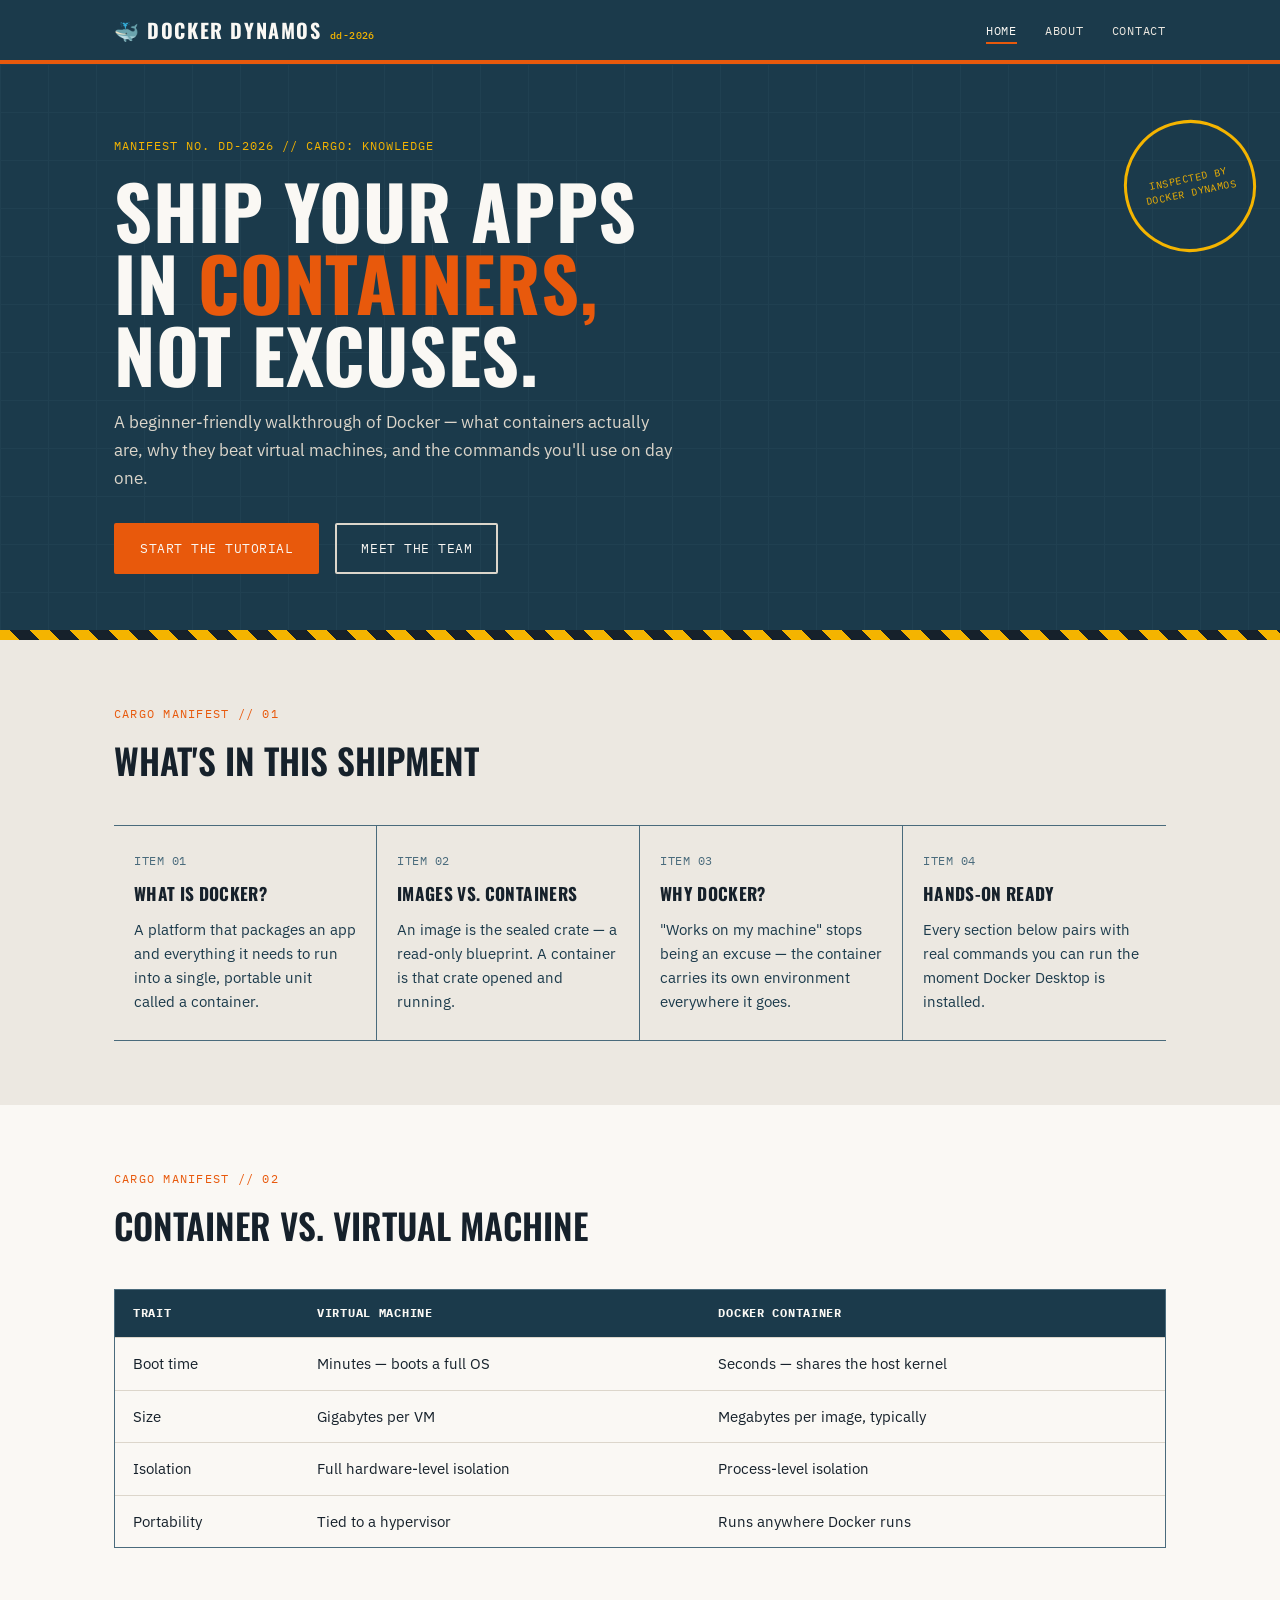
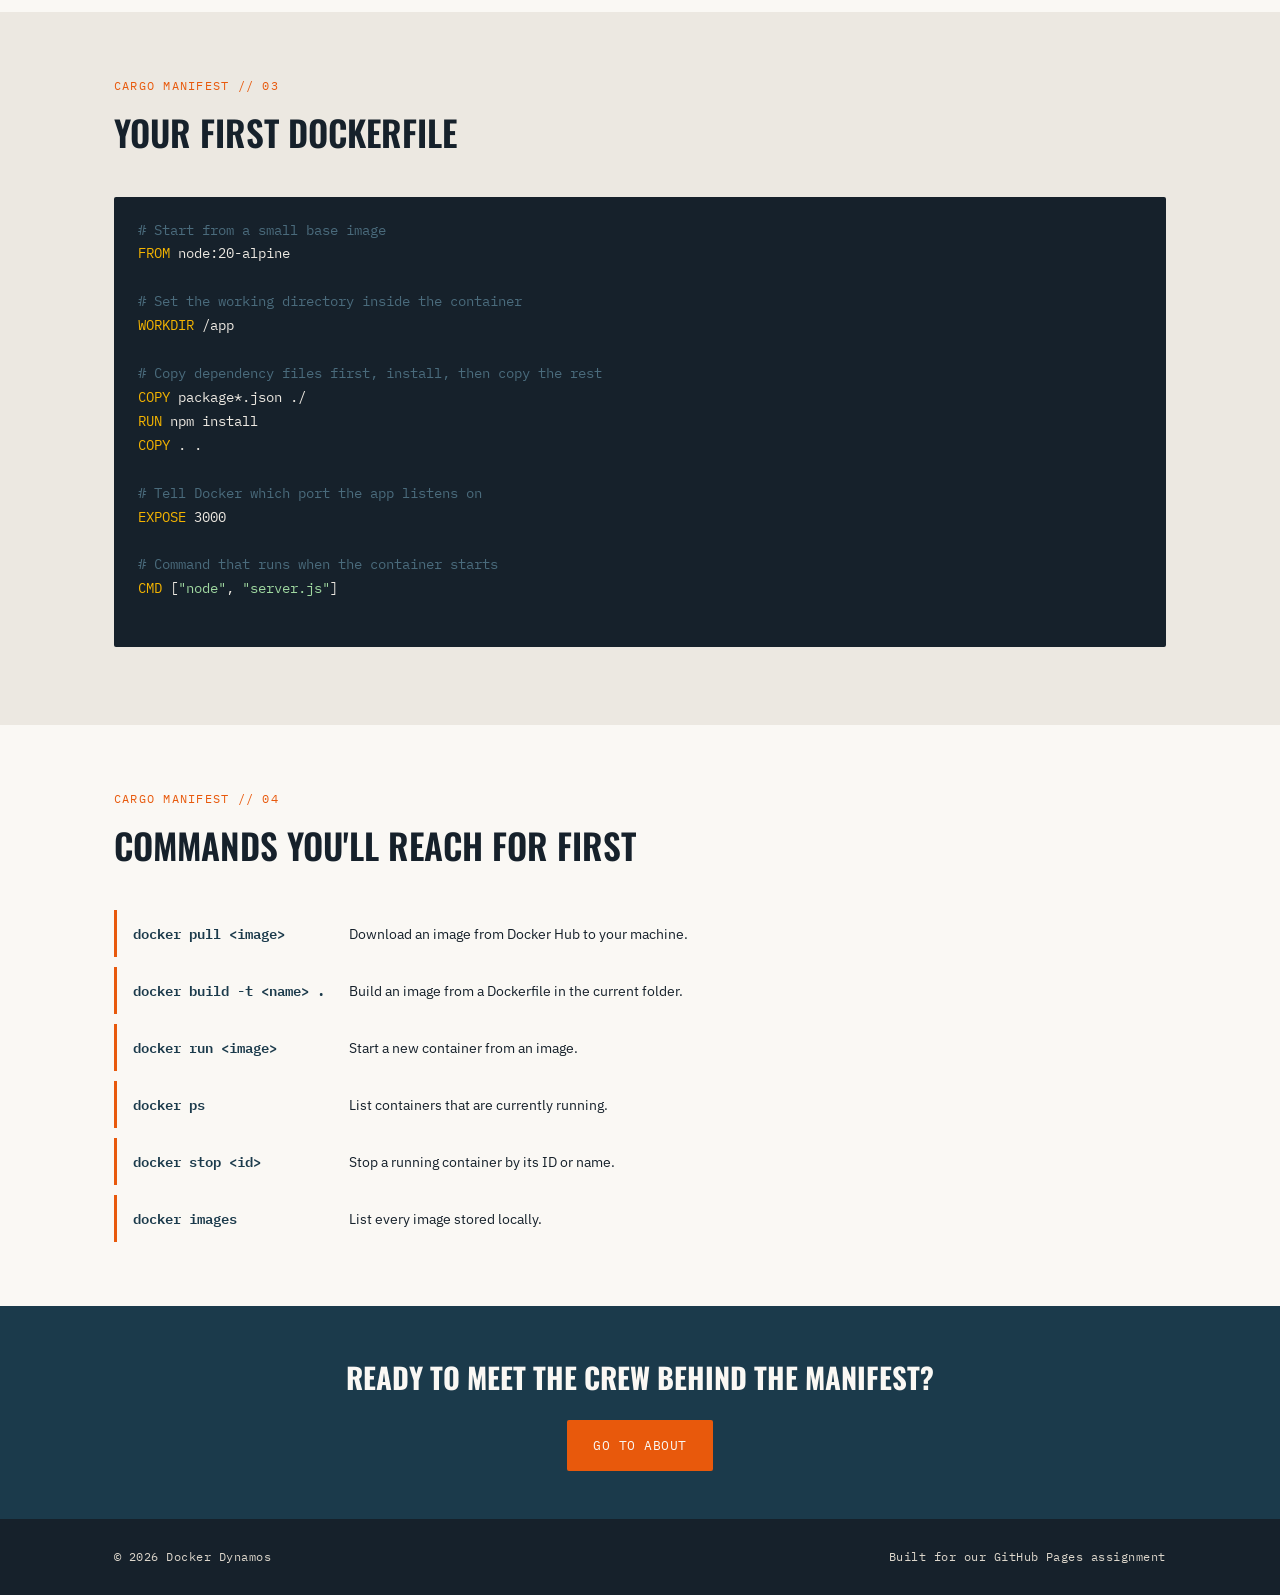
<file: index.html>
<!DOCTYPE html>
<html lang="en">
<head>
<meta charset="UTF-8">
<meta name="viewport" content="width=device-width, initial-scale=1.0">
<title>Docker Dynamos — Containerize Your World</title>
<meta name="description" content="A beginner-friendly Docker tutorial hub built by Team Docker Dynamos.">
<link rel="stylesheet" href="style.css">
</head>
<body>

<nav class="placard-nav">
  <div class="container">
    <a href="index.html" class="brand">🐳 Docker Dynamos <small>dd-2026</small></a>
    <ul>
      <li><a class="nav-link" href="index.html" aria-current="page">Home</a></li>
      <li><a class="nav-link" href="about.html">About</a></li>
      <li><a class="nav-link" href="contact.html">Contact</a></li>
    </ul>
  </div>
</nav>
<main>
<header class="manifest-hero">
  <div class="stamp"><span>Inspected by<br>Docker Dynamos</span></div>
  <div class="container">
    <p class="manifest-id">Manifest No. DD-2026 // Cargo: Knowledge</p>
    <h1>Ship your apps<br>in <span>containers,</span><br>not excuses.</h1>
    <p class="lede">A beginner-friendly walkthrough of Docker — what containers actually are, why they beat virtual machines, and the commands you'll use on day one.</p>
    <div class="hero-actions">
      <a href="#start" class="btn btn-primary">Start the tutorial</a>
      <a href="about.html" class="btn btn-ghost">Meet the team</a>
    </div>
  </div>
</header>

<div class="hazard" role="presentation"></div>

<section class="manifest-section" id="start">
  <div class="container">
    <p class="section-label">Cargo Manifest // 01</p>
    <h2 class="section-title">What's in this shipment</h2>
    <div class="cargo-grid">
      <div class="cargo-item">
        <span class="cargo-tag">ITEM 01</span>
        <h3>What is Docker?</h3>
        <p>A platform that packages an app and everything it needs to run into a single, portable unit called a container.</p>
      </div>
      <div class="cargo-item">
        <span class="cargo-tag">ITEM 02</span>
        <h3>Images vs. Containers</h3>
        <p>An image is the sealed crate — a read-only blueprint. A container is that crate opened and running.</p>
      </div>
      <div class="cargo-item">
        <span class="cargo-tag">ITEM 03</span>
        <h3>Why Docker?</h3>
        <p>"Works on my machine" stops being an excuse — the container carries its own environment everywhere it goes.</p>
      </div>
      <div class="cargo-item">
        <span class="cargo-tag">ITEM 04</span>
        <h3>Hands-on ready</h3>
        <p>Every section below pairs with real commands you can run the moment Docker Desktop is installed.</p>
      </div>
    </div>
  </div>
</section>

<section class="manifest-section" style="background: var(--white);">
  <div class="container">
    <p class="section-label">Cargo Manifest // 02</p>
    <h2 class="section-title">Container vs. virtual machine</h2>
    <div class="compare-wrap">
      <table class="compare">
        <thead>
          <tr>
            <th>Trait</th>
            <th>Virtual Machine</th>
            <th>Docker Container</th>
          </tr>
        </thead>
        <tbody>
          <tr>
            <td>Boot time</td>
            <td>Minutes — boots a full OS</td>
            <td>Seconds — shares the host kernel</td>
          </tr>
          <tr>
            <td>Size</td>
            <td>Gigabytes per VM</td>
            <td>Megabytes per image, typically</td>
          </tr>
          <tr>
            <td>Isolation</td>
            <td>Full hardware-level isolation</td>
            <td>Process-level isolation</td>
          </tr>
          <tr>
            <td>Portability</td>
            <td>Tied to a hypervisor</td>
            <td>Runs anywhere Docker runs</td>
          </tr>
        </tbody>
      </table>
    </div>
  </div>
</section>

<section class="manifest-section">
  <div class="container">
    <p class="section-label">Cargo Manifest // 03</p>
    <h2 class="section-title">Your first Dockerfile</h2>
    <pre class="dock-code"><span class="comment"># Start from a small base image</span>
<span class="cmd">FROM</span> node:20-alpine

<span class="comment"># Set the working directory inside the container</span>
<span class="cmd">WORKDIR</span> /app

<span class="comment"># Copy dependency files first, install, then copy the rest</span>
<span class="cmd">COPY</span> package*.json ./
<span class="cmd">RUN</span> npm install
<span class="cmd">COPY</span> . .

<span class="comment"># Tell Docker which port the app listens on</span>
<span class="cmd">EXPOSE</span> 3000

<span class="comment"># Command that runs when the container starts</span>
<span class="cmd">CMD</span> [<span class="str">"node"</span>, <span class="str">"server.js"</span>]
    </pre>
  </div>
</section>

<section class="manifest-section" style="background: var(--white);">
  <div class="container">
    <p class="section-label">Cargo Manifest // 04</p>
    <h2 class="section-title">Commands you'll reach for first</h2>
    <ul class="cheat-list">
      <li><code>docker pull &lt;image&gt;</code><span>Download an image from Docker Hub to your machine.</span></li>
      <li><code>docker build -t &lt;name&gt; .</code><span>Build an image from a Dockerfile in the current folder.</span></li>
      <li><code>docker run &lt;image&gt;</code><span>Start a new container from an image.</span></li>
      <li><code>docker ps</code><span>List containers that are currently running.</span></li>
      <li><code>docker stop &lt;id&gt;</code><span>Stop a running container by its ID or name.</span></li>
      <li><code>docker images</code><span>List every image stored locally.</span></li>
    </ul>
  </div>
</section>
</main>

<div class="cta-band">
  <div class="container">
    <h2>Ready to meet the crew behind the manifest?</h2>
    <a href="about.html" class="btn btn-primary">Go to About</a>
  </div>
</div>

<footer class="dock-footer">
  <div class="container">
    <span>&copy; 2026 Docker Dynamos</span>
    <span>Built for our GitHub Pages assignment</span>
  </div>
</footer>

</body>
</html>
</file>
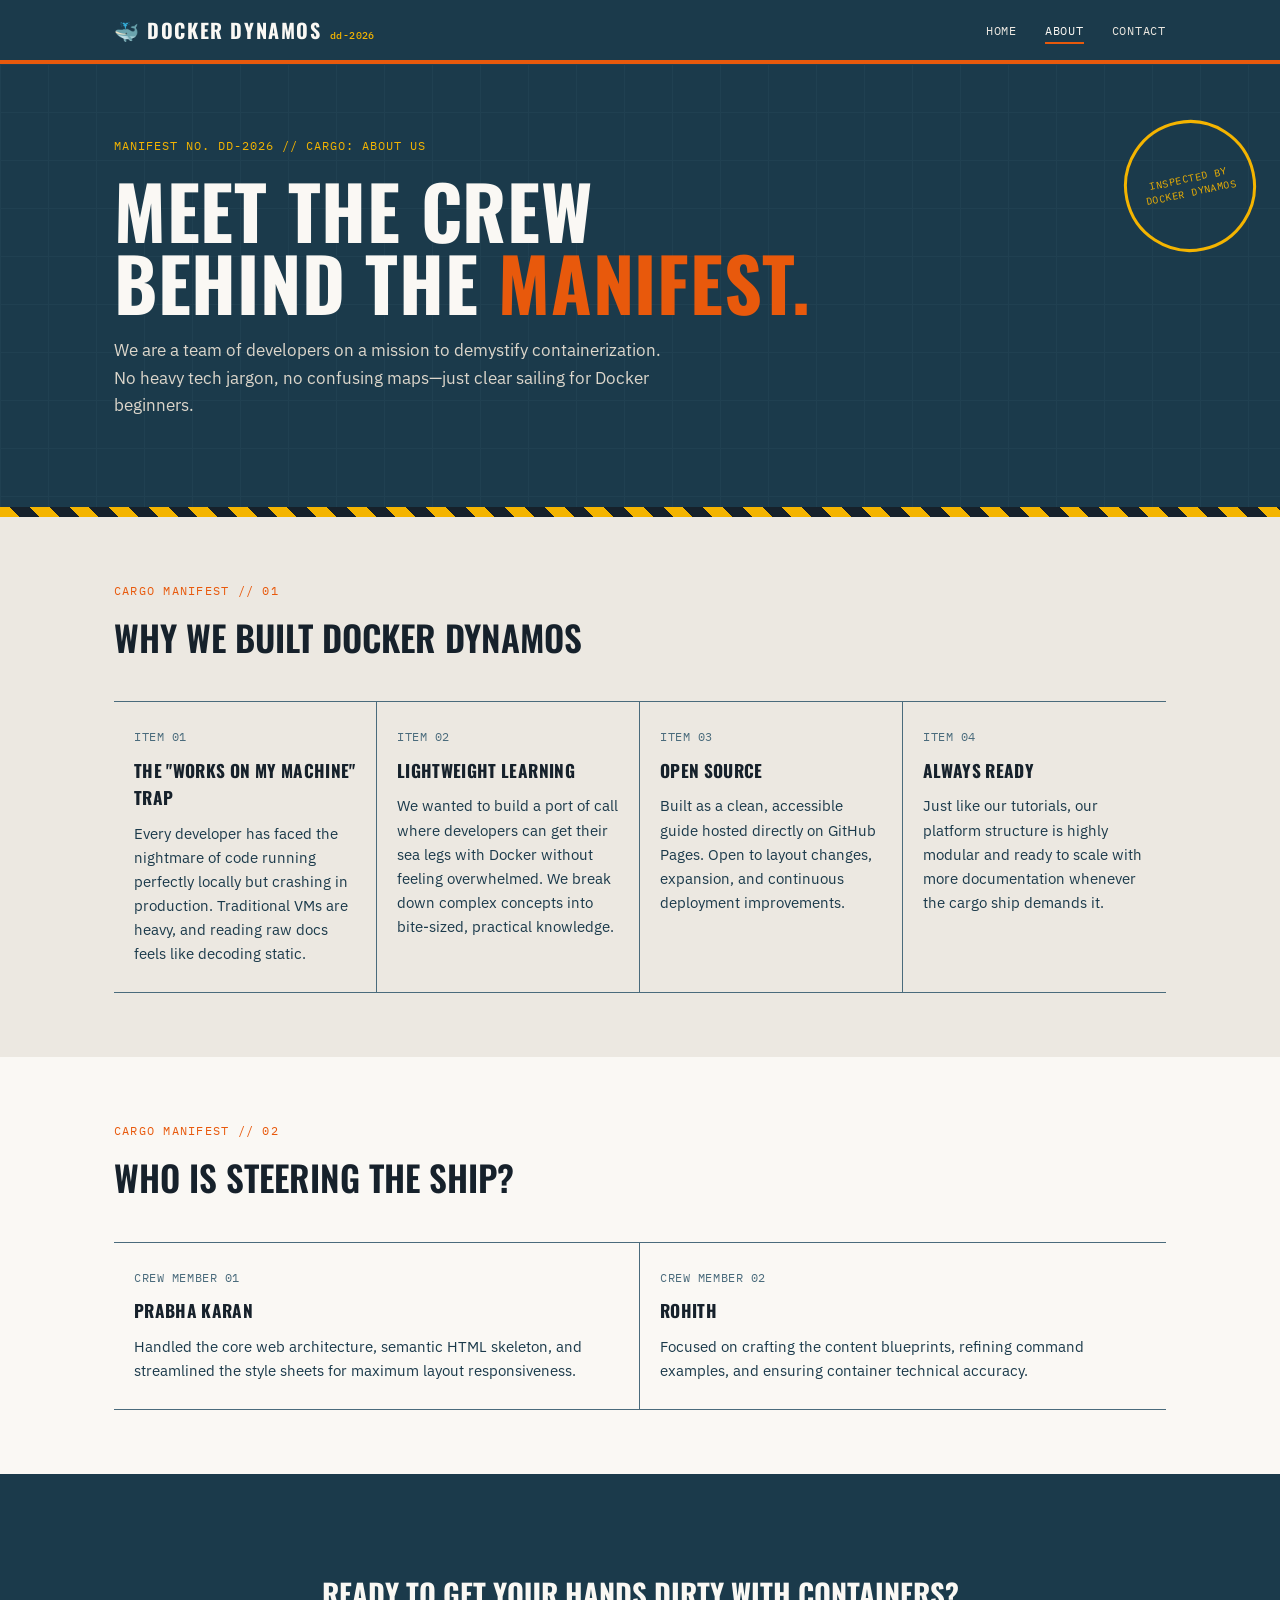
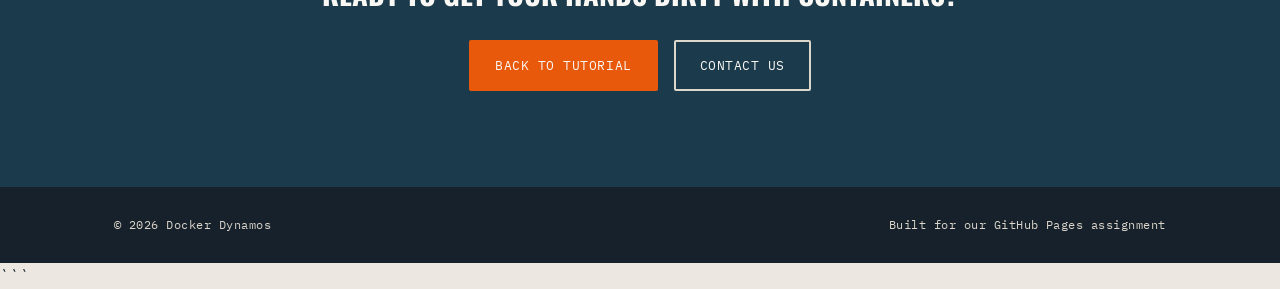
<file: about.html>
<!DOCTYPE html>
<html lang="en">
<head>
<meta charset="UTF-8">
<meta name="viewport" content="width=device-width, initial-scale=1.0">
<title>About Us — Docker Dynamos</title>
<meta name="description" content="Meet the crew behind Docker Dynamos.">
<link rel="stylesheet" href="style.css">
</head>
<body>

<nav class="placard-nav">
  <div class="container">
    <a href="index.html" class="brand">🐳 Docker Dynamos <small>dd-2026</small></a>
    <ul>
      <li><a class="nav-link" href="index.html">Home</a></li>
      <li><a class="nav-link" href="about.html" aria-current="page">About</a></li>
      <li><a class="nav-link" href="contact.html">Contact</a></li>
    </ul>
  </div>
</nav>

<header class="manifest-hero">
  <div class="stamp"><span>Inspected by<br>Docker Dynamos</span></div>
  <div class="container">
    <p class="manifest-id">Manifest No. DD-2026 // Cargo: About Us</p>
    <h1>Meet the crew<br>behind the <span>manifest.</span></h1>
    <p class="lede">We are a team of developers on a mission to demystify containerization. No heavy tech jargon, no confusing maps—just clear sailing for Docker beginners.</p>
  </div>
</header>

<div class="hazard" role="presentation"></div>

<section class="manifest-section">
  <div class="container">
    <p class="section-label">Cargo Manifest // 01</p>
    <h2 class="section-title">Why we built Docker Dynamos</h2>
    <div class="cargo-grid">
      <div class="cargo-item">
        <span class="cargo-tag">ITEM 01</span>
        <h3>The "Works on my Machine" Trap</h3>
        <p>Every developer has faced the nightmare of code running perfectly locally but crashing in production. Traditional VMs are heavy, and reading raw docs feels like decoding static.</p>
      </div>
      <div class="cargo-item">
        <span class="cargo-tag">ITEM 02</span>
        <h3>Lightweight Learning</h3>
        <p>We wanted to build a port of call where developers can get their sea legs with Docker without feeling overwhelmed. We break down complex concepts into bite-sized, practical knowledge.</p>
      </div>
      <div class="cargo-item">
        <span class="cargo-tag">ITEM 03</span>
        <h3>Open Source</h3>
        <p>Built as a clean, accessible guide hosted directly on GitHub Pages. Open to layout changes, expansion, and continuous deployment improvements.</p>
      </div>
      <div class="cargo-item">
        <span class="cargo-tag">ITEM 04</span>
        <h3>Always Ready</h3>
        <p>Just like our tutorials, our platform structure is highly modular and ready to scale with more documentation whenever the cargo ship demands it.</p>
      </div>
    </div>
  </div>
</section>

<section class="manifest-section" style="background: var(--white);">
  <div class="container">
    <p class="section-label">Cargo Manifest // 02</p>
    <h2 class="section-title">Who is steering the ship?</h2>
    <div class="cargo-grid">
      <div class="cargo-item">
        <span class="cargo-tag">CREW MEMBER 01</span>
        <h3>Prabha karan</h3>
        <p>Handled the core web architecture, semantic HTML skeleton, and streamlined the style sheets for maximum layout responsiveness.</p>
      </div>
      <div class="cargo-item">
        <span class="cargo-tag">CREW MEMBER 02</span>
        <h3>Rohith</h3>
        <p>Focused on crafting the content blueprints, refining command examples, and ensuring container technical accuracy.</p>
      </div>
    </div>
  </div>
</section>

<div class="cta-band">
  <div class="cta-band">
  <div class="container" style="text-align: center;">
    <h2>Ready to get your hands dirty with containers?</h2>
    <div class="hero-actions" style="display: flex; justify-content: center; gap: 1rem; margin-top: 1.5rem;">
      <a href="index.html" class="btn btn-primary">Back to Tutorial</a>
      <a href="contact.html" class="btn btn-ghost">Contact Us</a>
    </div>
  </div>
</div>
</div>

<footer class="dock-footer">
  <div class="container">
    <span>&copy; 2026 Docker Dynamos</span>
    <span>Built for our GitHub Pages assignment</span>
  </div>
</footer>

</body>
</html>

```
</file>
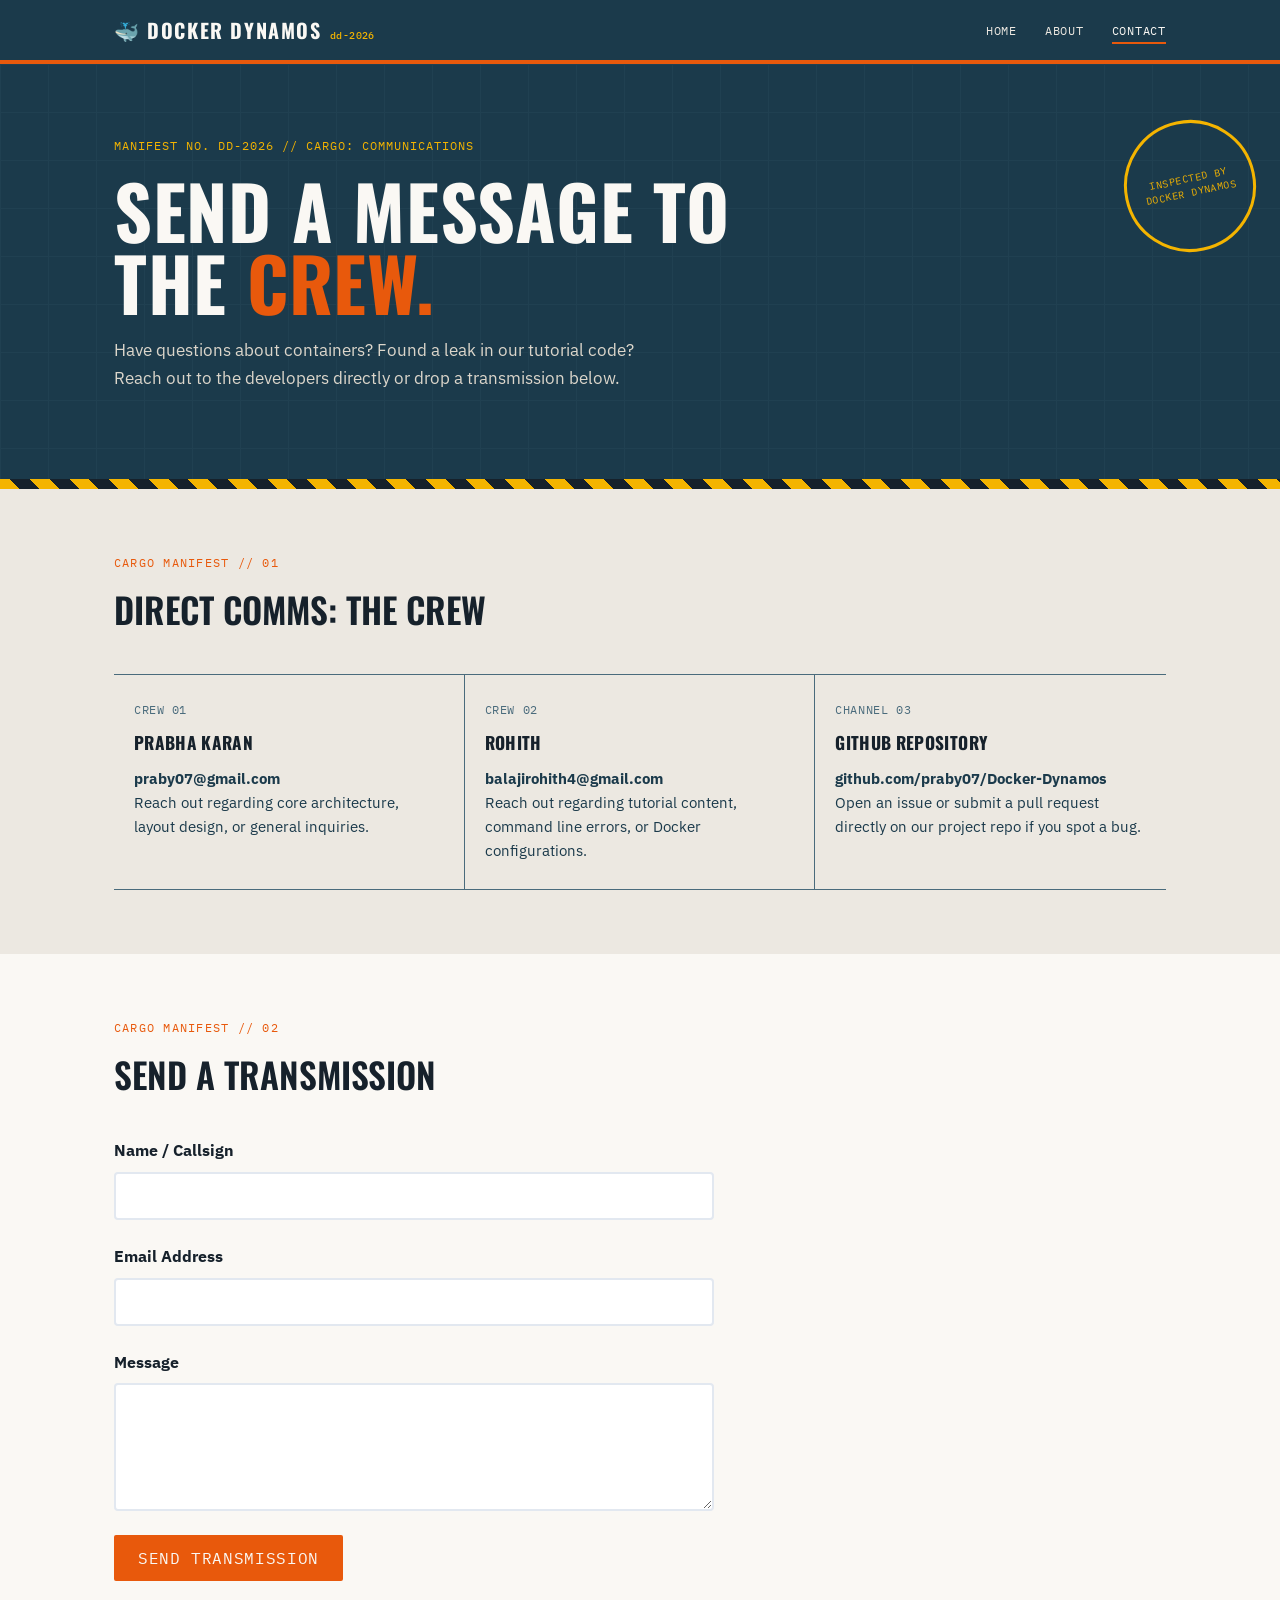
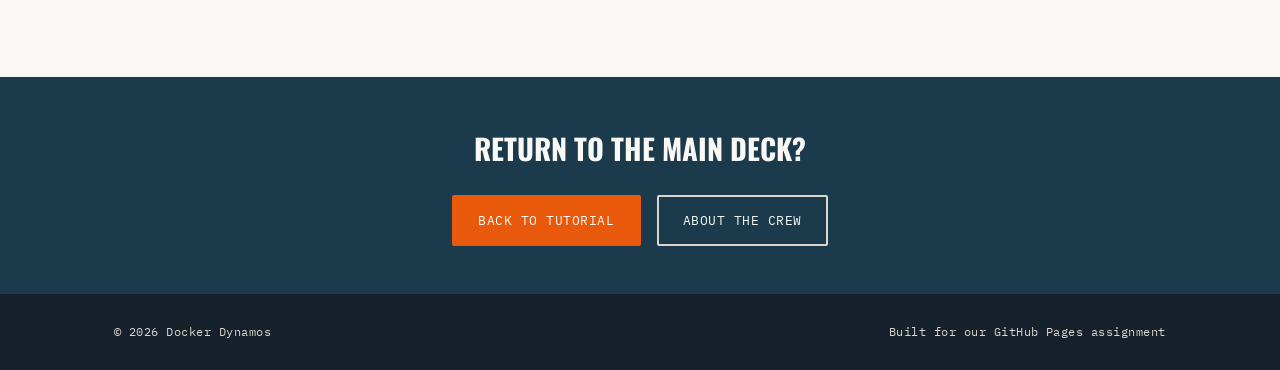
<file: contact.html>
<!DOCTYPE html>
<html lang="en">
<head>
<meta charset="UTF-8">
<meta name="viewport" content="width=device-width, initial-scale=1.0">
<title>Contact Us — Docker Dynamos</title>
<meta name="description" content="Get in touch with the Docker Dynamos team.">
<link rel="stylesheet" href="style.css">
</head>
<body>

<nav class="placard-nav">
  <div class="container">
    <a href="index.html" class="brand">🐳 Docker Dynamos <small>dd-2026</small></a>
    <ul>
      <li><a class="nav-link" href="index.html">Home</a></li>
      <li><a class="nav-link" href="about.html">About</a></li>
      <li><a class="nav-link" href="contact.html" aria-current="page">Contact</a></li>
    </ul>
  </div>
</nav>

<header class="manifest-hero">
  <div class="stamp"><span>Inspected by<br>Docker Dynamos</span></div>
  <div class="container">
    <p class="manifest-id">Manifest No. DD-2026 // Cargo: Communications</p>
    <h1>Send a message to<br>the <span>crew.</span></h1>
    <p class="lede">Have questions about containers? Found a leak in our tutorial code? Reach out to the developers directly or drop a transmission below.</p>
  </div>
</header>

<div class="hazard" role="presentation"></div>

<section class="manifest-section">
  <div class="container">
    <p class="section-label">Cargo Manifest // 01</p>
    <h2 class="section-title">Direct Comms: The Crew</h2>
    <div class="cargo-grid">
      
      <!-- CREW MEMBER 1 -->
      <div class="cargo-item">
        <span class="cargo-tag">CREW 01</span>
        <h3>Prabha karan</h3>
        <p>
          <strong>praby07@gmail.com</strong> <a href="mailto:email1@example.com" style="color: inherit; text-decoration: underline;"></a><br>
          Reach out regarding core architecture, layout design, or general inquiries.
        </p>
      </div>

      <!-- CREW MEMBER 2 -->
      <div class="cargo-item">
        <span class="cargo-tag">CREW 02</span>
        <h3>Rohith</h3>
        <p>
          <strong>balajirohith4@gmail.com</strong> <a href="mailto:email2@example.com" style="color: inherit; text-decoration: underline;"></a><br>
          Reach out regarding tutorial content, command line errors, or Docker configurations.
        </p>
      </div>

      <!-- GITHUB REPO -->
      <div class="cargo-item">
        <span class="cargo-tag">CHANNEL 03</span>
        <h3>GitHub Repository</h3>
        <p>
          <strong>github.com/praby07/Docker-Dynamos</strong><br>
          Open an issue or submit a pull request directly on our project repo if you spot a bug.
        </p>
      </div>

    </div>
  </div>
</section>

<section class="manifest-section" style="background: var(--white);">
  <div class="container">
    <p class="section-label">Cargo Manifest // 02</p>
    <h2 class="section-title">Send a Transmission</h2>
    
    <div style="max-width: 600px; margin: 2rem 0;">
      <form action="#" method="POST" style="display: flex; flex-direction: column; gap: 1.5rem;">
        
        <div style="display: flex; flex-direction: column; gap: 0.5rem;">
          <label for="name" style="font-weight: 700;">Name / Callsign</label>
          <input type="text" id="name" name="name" required style="padding: 0.75rem; border: 2px solid #e2e8f0; border-radius: 4px; font-family: inherit; font-size: 1rem;">
        </div>

        <div style="display: flex; flex-direction: column; gap: 0.5rem;">
          <label for="email" style="font-weight: 700;">Email Address</label>
          <input type="email" id="email" name="email" required style="padding: 0.75rem; border: 2px solid #e2e8f0; border-radius: 4px; font-family: inherit; font-size: 1rem;">
        </div>

        <div style="display: flex; flex-direction: column; gap: 0.5rem;">
          <label for="message" style="font-weight: 700;">Message</label>
          <textarea id="message" name="message" rows="5" required style="padding: 0.75rem; border: 2px solid #e2e8f0; border-radius: 4px; font-family: inherit; font-size: 1rem; resize: vertical;"></textarea>
        </div>

        <button type="submit" class="btn btn-primary" style="align-self: flex-start; border: none; cursor: pointer; font-size: 1rem;">Send Transmission</button>
      </form>
    </div>
  </div>
</section>

<div class="cta-band">
  <div class="container" style="text-align: center;">
    <h2>Return to the main deck?</h2>
    <div class="hero-actions" style="display: flex; justify-content: center; gap: 1rem; margin-top: 1.5rem;">
      <a href="index.html" class="btn btn-primary">Back to Tutorial</a>
      <a href="about.html" class="btn btn-ghost">About the Crew</a>
    </div>
  </div>
</div>

<footer class="dock-footer">
  <div class="container">
    <span>&copy; 2026 Docker Dynamos</span>
    <span>Built for our GitHub Pages assignment</span>
  </div>
</footer>

</body>
</html>
</file>
<file: style.css>
/* ===================================================================
   DOCKER DYNAMOS — shared stylesheet
   Theme: dockyard / shipping manifest
   =================================================================== */

@import url('https://fonts.googleapis.com/css2?family=Oswald:wght@500;600;700&family=IBM+Plex+Sans:wght@400;500;600&family=IBM+Plex+Mono:wght@500;600&display=swap');

:root{
  --steel:        #1B3A4B;
  --steel-light:  #4A6B7C;
  --concrete:     #ECE8E1;
  --concrete-dim: #DCD6CB;
  --ink:          #16212B;
  --orange:       #E8590C;
  --yellow:       #F4B400;
  --white:        #FAF8F4;

  --display: 'Oswald', sans-serif;
  --body:    'IBM Plex Sans', sans-serif;
  --mono:    'IBM Plex Mono', monospace;

  --radius: 2px;
}

*{ box-sizing: border-box; }

html{ scroll-behavior: smooth; }

body{
  margin: 0;
  background: var(--concrete);
  color: var(--ink);
  font-family: var(--body);
  line-height: 1.6;
}

img{ max-width: 100%; display: block; }

a{ color: inherit; }

:focus-visible{
  outline: 3px solid var(--orange);
  outline-offset: 2px;
}

@media (prefers-reduced-motion: reduce){
  *{ animation: none !important; transition: none !important; }
}

.container{
  width: 100%;
  max-width: 1100px;
  margin: 0 auto;
  padding: 0 24px;
}

/* ---------- hazard stripe divider (signature motif, used sparingly) ---------- */
.hazard{
  height: 10px;
  background: repeating-linear-gradient(
    45deg,
    var(--yellow) 0 14px,
    var(--ink) 14px 28px
  );
}

/* ---------- top placard nav ---------- */
.placard-nav{
  background: var(--steel);
  border-bottom: 4px solid var(--orange);
}

.placard-nav .container{
  display: flex;
  align-items: center;
  justify-content: space-between;
  padding-top: 14px;
  padding-bottom: 14px;
  flex-wrap: wrap;
  gap: 12px;
}

.brand{
  font-family: var(--display);
  font-weight: 700;
  letter-spacing: 0.08em;
  text-transform: uppercase;
  font-size: 1.25rem;
  color: var(--white);
  text-decoration: none;
  display: flex;
  align-items: baseline;
  gap: 8px;
}

.brand small{
  font-family: var(--mono);
  font-weight: 500;
  font-size: 0.6rem;
  letter-spacing: 0.05em;
  color: var(--yellow);
  text-transform: none;
}

.placard-nav ul{
  list-style: none;
  display: flex;
  gap: 28px;
  margin: 0;
  padding: 0;
}

.placard-nav a.nav-link{
  text-decoration: none;
  color: var(--concrete);
  font-family: var(--mono);
  font-size: 0.78rem;
  letter-spacing: 0.06em;
  text-transform: uppercase;
  padding-bottom: 4px;
  border-bottom: 2px solid transparent;
}

.placard-nav a.nav-link:hover,
.placard-nav a.nav-link[aria-current="page"]{
  border-bottom-color: var(--orange);
  color: var(--white);
}

/* ---------- hero / manifest header ---------- */
.manifest-hero{
  position: relative;
  background: var(--steel);
  color: var(--white);
  padding: 72px 0 56px;
  overflow: hidden;
}

.manifest-hero::before{
  content: "";
  position: absolute;
  inset: 0;
  background-image:
    linear-gradient(var(--steel-light) 1px, transparent 1px),
    linear-gradient(90deg, var(--steel-light) 1px, transparent 1px);
  background-size: 48px 48px;
  opacity: 0.12;
}

.manifest-hero .container{ position: relative; }

.manifest-id{
  font-family: var(--mono);
  font-size: 0.78rem;
  letter-spacing: 0.08em;
  color: var(--yellow);
  margin: 0 0 18px;
  text-transform: uppercase;
}

.manifest-hero h1{
  font-family: var(--display);
  font-weight: 700;
  text-transform: uppercase;
  font-size: clamp(2.6rem, 6vw, 4.6rem);
  line-height: 0.98;
  margin: 0 0 18px;
  letter-spacing: 0.01em;
}

.manifest-hero h1 span{ color: var(--orange); }

.manifest-hero p.lede{
  max-width: 560px;
  font-size: 1.08rem;
  color: var(--concrete-dim);
  margin: 0 0 32px;
}

.hero-actions{
  display: flex;
  gap: 16px;
  flex-wrap: wrap;
}

.btn{
  display: inline-block;
  font-family: var(--mono);
  font-size: 0.82rem;
  letter-spacing: 0.04em;
  text-transform: uppercase;
  text-decoration: none;
  padding: 13px 24px;
  border-radius: var(--radius);
  border: 2px solid transparent;
}

.btn-primary{
  background: var(--orange);
  color: var(--white);
}
.btn-primary:hover{ background: #c94a09; }

.btn-ghost{
  border-color: var(--concrete-dim);
  color: var(--white);
}
.btn-ghost:hover{ border-color: var(--yellow); color: var(--yellow); }

/* stamp badge — signature element */
.stamp{
  position: absolute;
  top: 56px;
  right: 24px;
  width: 132px;
  height: 132px;
  border: 3px solid var(--yellow);
  border-radius: 50%;
  display: flex;
  align-items: center;
  justify-content: center;
  transform: rotate(-12deg);
}

.stamp span{
  font-family: var(--mono);
  font-size: 0.62rem;
  letter-spacing: 0.06em;
  text-align: center;
  text-transform: uppercase;
  color: var(--yellow);
  line-height: 1.4;
}

@media (max-width: 720px){
  .stamp{ display: none; }
}

/* ---------- cargo manifest list (feature cards) ---------- */
.manifest-section{
  padding: 64px 0;
}

.section-label{
  font-family: var(--mono);
  font-size: 0.78rem;
  letter-spacing: 0.1em;
  text-transform: uppercase;
  color: var(--orange);
  margin: 0 0 8px;
}

.section-title{
  font-family: var(--display);
  font-weight: 600;
  text-transform: uppercase;
  font-size: clamp(1.6rem, 3vw, 2.2rem);
  margin: 0 0 36px;
  color: var(--ink);
}

.cargo-grid{
  display: grid;
  grid-template-columns: repeat(auto-fit, minmax(230px, 1fr));
  gap: 0;
  border-top: 1px solid var(--steel-light);
}

.cargo-item{
  padding: 26px 20px;
  border-bottom: 1px solid var(--steel-light);
  border-right: 1px solid var(--steel-light);
}

.cargo-grid .cargo-item:last-child{ border-right: none; }

.cargo-tag{
  font-family: var(--mono);
  font-size: 0.72rem;
  color: var(--steel-light);
  letter-spacing: 0.05em;
  display: block;
  margin-bottom: 10px;
}

.cargo-item h3{
  font-family: var(--display);
  text-transform: uppercase;
  font-size: 1.08rem;
  margin: 0 0 10px;
  letter-spacing: 0.02em;
}

.cargo-item p{
  font-size: 0.94rem;
  color: var(--steel);
  margin: 0;
}

/* ---------- comparison table ---------- */
.compare-wrap{
  overflow-x: auto;
  border: 1px solid var(--steel-light);
}

table.compare{
  width: 100%;
  border-collapse: collapse;
  font-size: 0.92rem;
  background: var(--white);
}

table.compare th, table.compare td{
  text-align: left;
  padding: 14px 18px;
  border-bottom: 1px solid var(--concrete-dim);
}

table.compare thead th{
  background: var(--steel);
  color: var(--white);
  font-family: var(--mono);
  font-size: 0.74rem;
  letter-spacing: 0.06em;
  text-transform: uppercase;
}

table.compare tbody tr:last-child td{ border-bottom: none; }

/* ---------- code / dockerfile block ---------- */
.dock-code{
  background: var(--ink);
  color: var(--concrete);
  font-family: var(--mono);
  font-size: 0.88rem;
  padding: 22px 24px;
  border-radius: var(--radius);
  overflow-x: auto;
  line-height: 1.7;
}

.dock-code .comment{ color: var(--steel-light); }
.dock-code .cmd{ color: var(--yellow); }
.dock-code .str{ color: #9FD8A0; }

/* ---------- command cheat-sheet ---------- */
.cheat-list{
  list-style: none;
  margin: 0;
  padding: 0;
  display: grid;
  gap: 10px;
}

.cheat-list li{
  display: grid;
  grid-template-columns: 200px 1fr;
  gap: 16px;
  align-items: baseline;
  padding: 12px 16px;
  background: var(--white);
  border-left: 3px solid var(--orange);
}

.cheat-list code{
  font-family: var(--mono);
  font-size: 0.86rem;
  color: var(--steel);
  font-weight: 600;
}

.cheat-list span{
  font-size: 0.9rem;
  color: var(--ink);
}

@media (max-width: 560px){
  .cheat-list li{ grid-template-columns: 1fr; gap: 4px; }
}

/* ---------- CTA band ---------- */
.cta-band{
  background: var(--steel);
  color: var(--white);
  padding: 48px 0;
  text-align: center;
}

.cta-band h2{
  font-family: var(--display);
  text-transform: uppercase;
  font-size: 1.8rem;
  margin: 0 0 20px;
}

/* ---------- footer ---------- */
footer.dock-footer{
  background: var(--ink);
  color: var(--concrete-dim);
  padding: 28px 0;
  font-family: var(--mono);
  font-size: 0.78rem;
  letter-spacing: 0.04em;
}

footer.dock-footer .container{
  display: flex;
  justify-content: space-between;
  flex-wrap: wrap;
  gap: 10px;
}

/* ---------- generic page header for about/contact ---------- */
.page-hero{
  background: var(--steel);
  color: var(--white);
  padding: 56px 0;
}

.page-hero h1{
  font-family: var(--display);
  text-transform: uppercase;
  font-size: clamp(2rem, 5vw, 3rem);
  margin: 0 0 10px;
}

.page-hero p{
  color: var(--concrete-dim);
  max-width: 560px;
  margin: 0;
}
</file>
